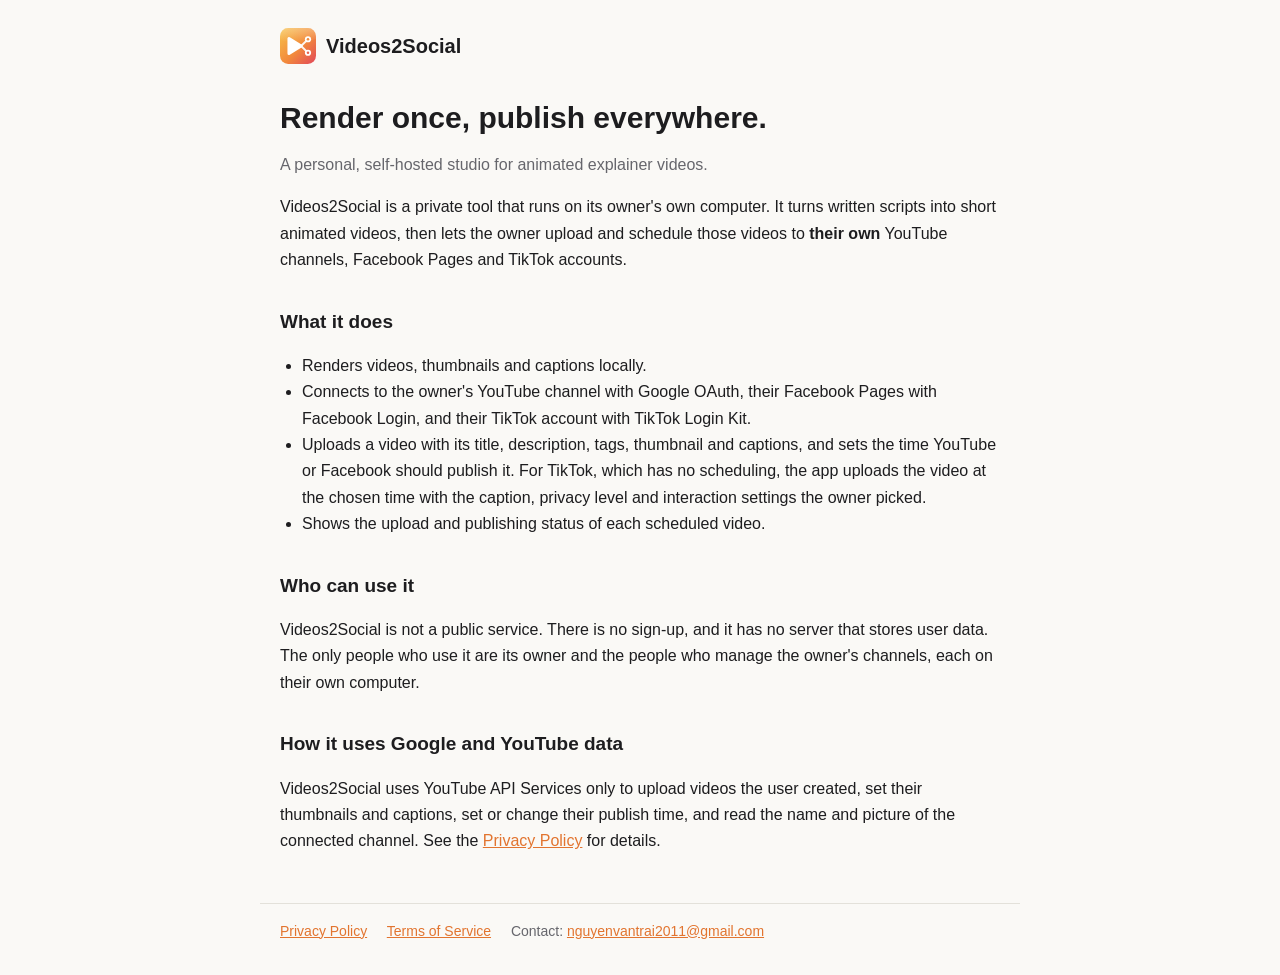
<file: index.html>
<!doctype html>
<html lang="en">
<head>
  <meta charset="utf-8">
  <meta name="viewport" content="width=device-width, initial-scale=1">
  <title>Videos2Social</title>
  <meta name="description" content="Videos2Social is a personal, self-hosted tool that renders animated videos and schedules them to the owner's own YouTube channels, Facebook Pages and TikTok accounts.">
  <link rel="icon" href="logo.svg" type="image/svg+xml">
  <link rel="stylesheet" href="style.css">
</head>
<body>
  <header><a href="./"><img src="logo.svg" alt="">Videos2Social</a></header>
  <main>
    <h1>Render once, publish everywhere.</h1>
    <p class="muted">A personal, self-hosted studio for animated explainer videos.</p>

    <p>Videos2Social is a private tool that runs on its owner's own computer. It turns written scripts into short
      animated videos, then lets the owner upload and schedule those videos to <strong>their own</strong> YouTube
      channels, Facebook Pages and TikTok accounts.</p>

    <h2>What it does</h2>
    <ul>
      <li>Renders videos, thumbnails and captions locally.</li>
      <li>Connects to the owner's YouTube channel with Google OAuth, their Facebook Pages with Facebook Login, and their TikTok account with TikTok Login Kit.</li>
      <li>Uploads a video with its title, description, tags, thumbnail and captions, and sets the time YouTube or
        Facebook should publish it. For TikTok, which has no scheduling, the app uploads the video at the chosen time
        with the caption, privacy level and interaction settings the owner picked.</li>
      <li>Shows the upload and publishing status of each scheduled video.</li>
    </ul>

    <h2>Who can use it</h2>
    <p>Videos2Social is not a public service. There is no sign-up, and it has no server that stores user data.
      The only people who use it are its owner and the people who manage the owner's channels, each on their own computer.</p>

    <h2>How it uses Google and YouTube data</h2>
    <p>Videos2Social uses YouTube API Services only to upload videos the user created, set their thumbnails and
      captions, set or change their publish time, and read the name and picture of the connected channel.
      See the <a href="privacy.html">Privacy Policy</a> for details.</p>
  </main>
  <footer>
    <a href="privacy.html">Privacy Policy</a>
    <a href="terms.html">Terms of Service</a>
    <span>Contact: <a href="mailto:nguyenvantrai2011@gmail.com">nguyenvantrai2011@gmail.com</a></span>
  </footer>
</body>
</html>
</file>
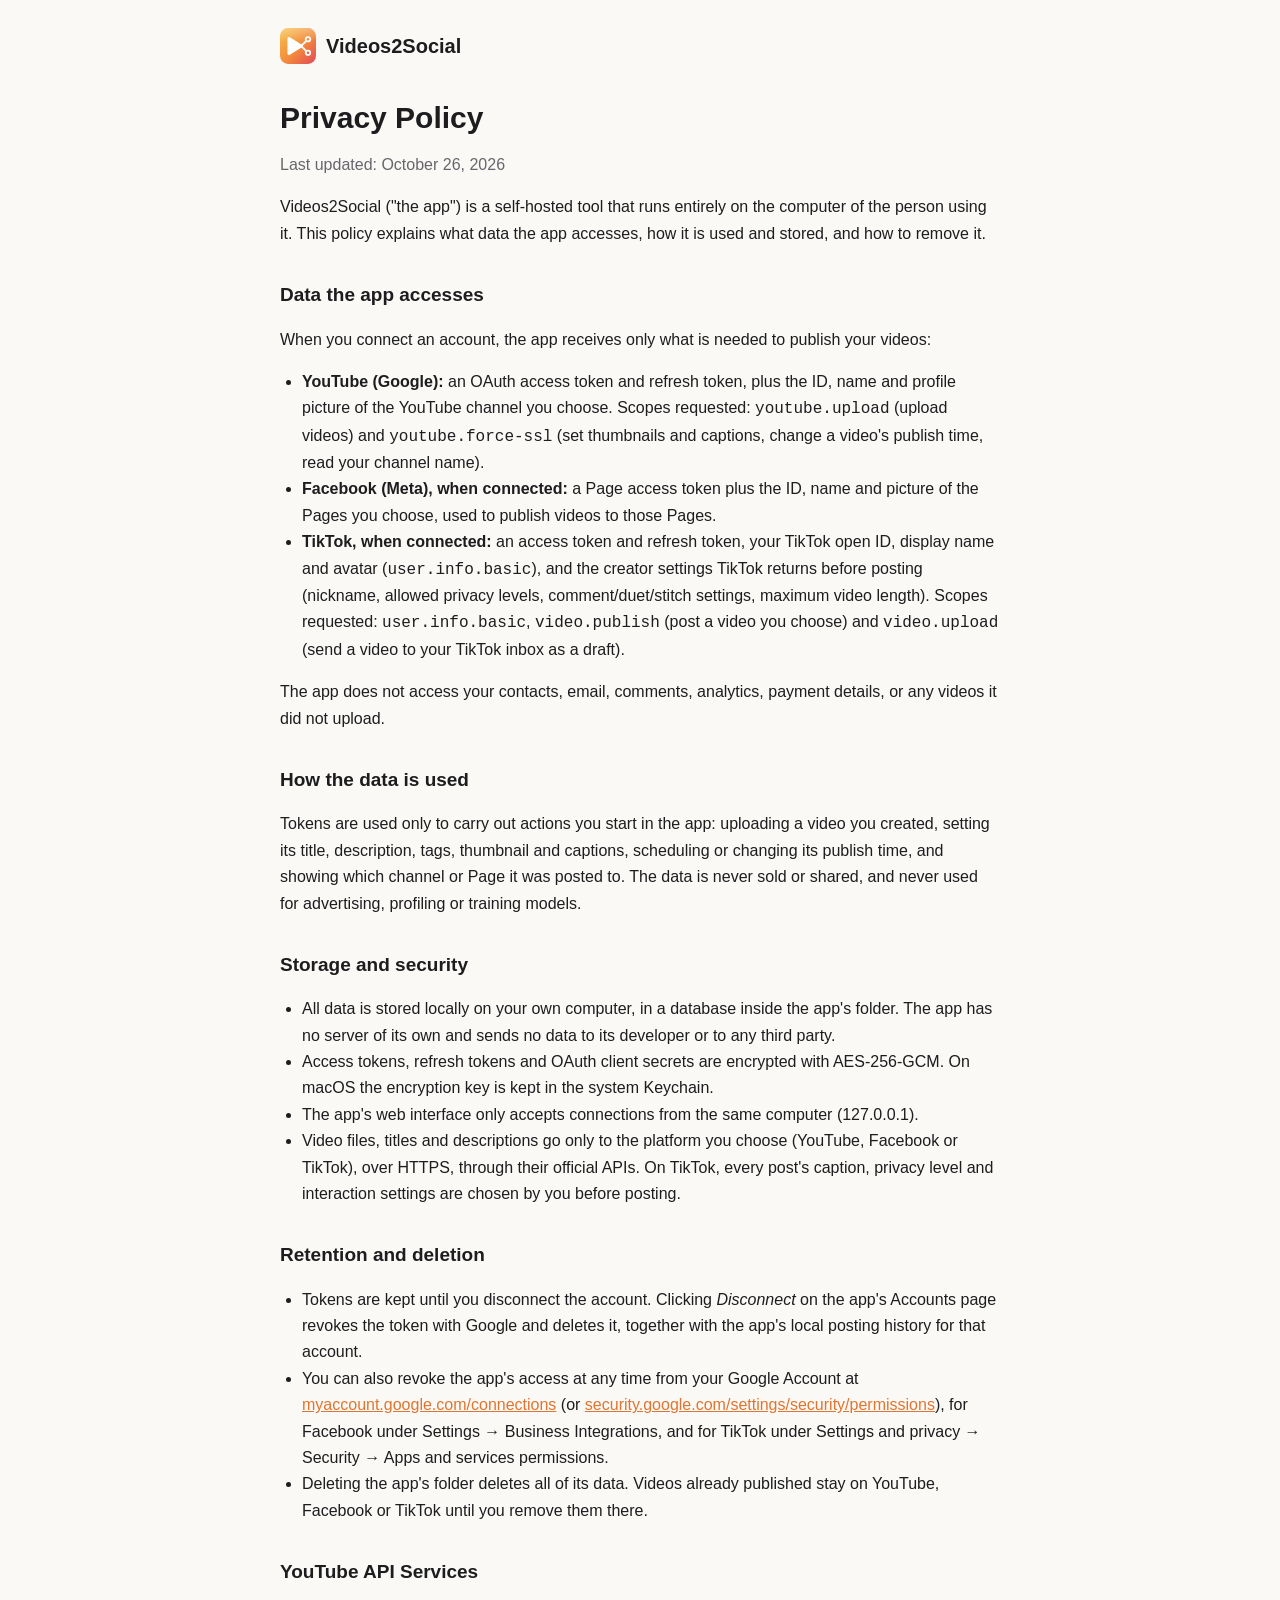
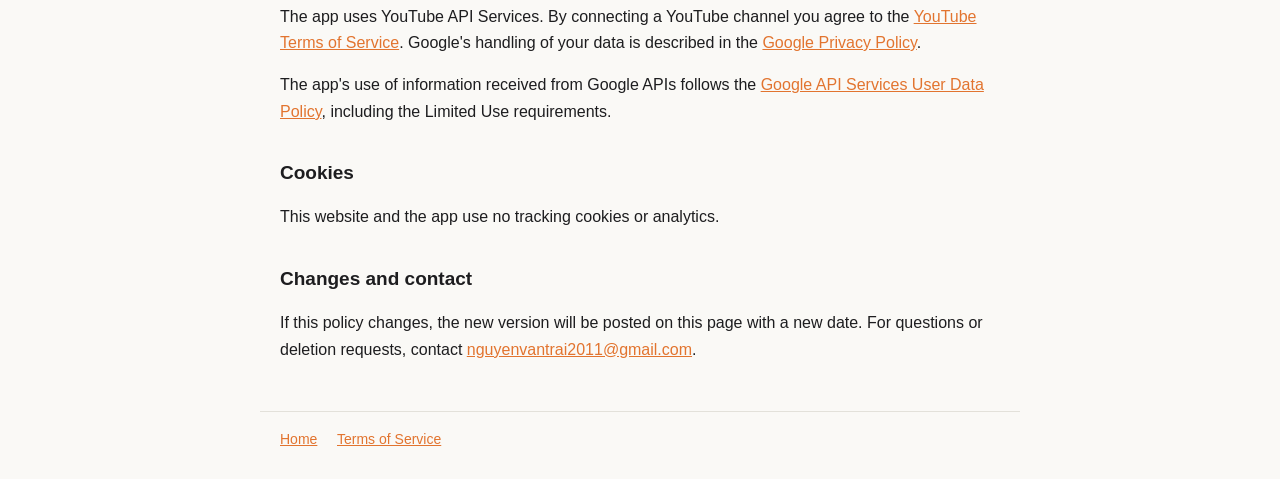
<file: privacy.html>
<!doctype html>
<html lang="en">
<head>
  <meta charset="utf-8">
  <meta name="viewport" content="width=device-width, initial-scale=1">
  <title>Privacy Policy · Videos2Social</title>
  <link rel="icon" href="logo.svg" type="image/svg+xml">
  <link rel="stylesheet" href="style.css">
</head>
<body>
  <header><a href="./"><img src="logo.svg" alt="">Videos2Social</a></header>
  <main>
    <h1>Privacy Policy</h1>
    <p class="muted">Last updated: October 26, 2026</p>

    <p>Videos2Social ("the app") is a self-hosted tool that runs entirely on the computer of the person using it.
      This policy explains what data the app accesses, how it is used and stored, and how to remove it.</p>

    <h2>Data the app accesses</h2>
    <p>When you connect an account, the app receives only what is needed to publish your videos:</p>
    <ul>
      <li><strong>YouTube (Google):</strong> an OAuth access token and refresh token, plus the ID, name and profile
        picture of the YouTube channel you choose. Scopes requested: <code>youtube.upload</code> (upload videos) and
        <code>youtube.force-ssl</code> (set thumbnails and captions, change a video's publish time, read your channel name).</li>
      <li><strong>Facebook (Meta), when connected:</strong> a Page access token plus the ID, name and picture of the
        Pages you choose, used to publish videos to those Pages.</li>
      <li><strong>TikTok, when connected:</strong> an access token and refresh token, your TikTok open ID, display name
        and avatar (<code>user.info.basic</code>), and the creator settings TikTok returns before posting (nickname,
        allowed privacy levels, comment/duet/stitch settings, maximum video length). Scopes requested:
        <code>user.info.basic</code>, <code>video.publish</code> (post a video you choose) and <code>video.upload</code>
        (send a video to your TikTok inbox as a draft).</li>
    </ul>
    <p>The app does not access your contacts, email, comments, analytics, payment details, or any videos it did not upload.</p>

    <h2>How the data is used</h2>
    <p>Tokens are used only to carry out actions you start in the app: uploading a video you created, setting its
      title, description, tags, thumbnail and captions, scheduling or changing its publish time, and showing which
      channel or Page it was posted to. The data is never sold or shared, and never used for advertising, profiling
      or training models.</p>

    <h2>Storage and security</h2>
    <ul>
      <li>All data is stored locally on your own computer, in a database inside the app's folder. The app has no
        server of its own and sends no data to its developer or to any third party.</li>
      <li>Access tokens, refresh tokens and OAuth client secrets are encrypted with AES-256-GCM. On macOS the
        encryption key is kept in the system Keychain.</li>
      <li>The app's web interface only accepts connections from the same computer (127.0.0.1).</li>
      <li>Video files, titles and descriptions go only to the platform you choose (YouTube, Facebook or TikTok), over HTTPS,
        through their official APIs. On TikTok, every post's caption, privacy level and interaction settings are chosen by you before posting.</li>
    </ul>

    <h2>Retention and deletion</h2>
    <ul>
      <li>Tokens are kept until you disconnect the account. Clicking <em>Disconnect</em> on the app's Accounts page
        revokes the token with Google and deletes it, together with the app's local posting history for that account.</li>
      <li>You can also revoke the app's access at any time from your Google Account at
        <a href="https://myaccount.google.com/connections">myaccount.google.com/connections</a>
        (or <a href="https://security.google.com/settings/security/permissions">security.google.com/settings/security/permissions</a>),
        for Facebook under Settings → Business Integrations, and for TikTok under Settings and privacy → Security → Apps and services permissions.</li>
      <li>Deleting the app's folder deletes all of its data. Videos already published stay on YouTube, Facebook or TikTok
        until you remove them there.</li>
    </ul>

    <h2>YouTube API Services</h2>
    <p>The app uses YouTube API Services. By connecting a YouTube channel you agree to the
      <a href="https://www.youtube.com/t/terms">YouTube Terms of Service</a>. Google's handling of your data is described
      in the <a href="https://policies.google.com/privacy">Google Privacy Policy</a>.</p>
    <p>The app's use of information received from Google APIs follows the
      <a href="https://developers.google.com/terms/api-services-user-data-policy">Google API Services User Data Policy</a>,
      including the Limited Use requirements.</p>

    <h2>Cookies</h2>
    <p>This website and the app use no tracking cookies or analytics.</p>

    <h2>Changes and contact</h2>
    <p>If this policy changes, the new version will be posted on this page with a new date.
      For questions or deletion requests, contact <a href="mailto:nguyenvantrai2011@gmail.com">nguyenvantrai2011@gmail.com</a>.</p>
  </main>
  <footer>
    <a href="./">Home</a>
    <a href="terms.html">Terms of Service</a>
  </footer>
</body>
</html>
</file>
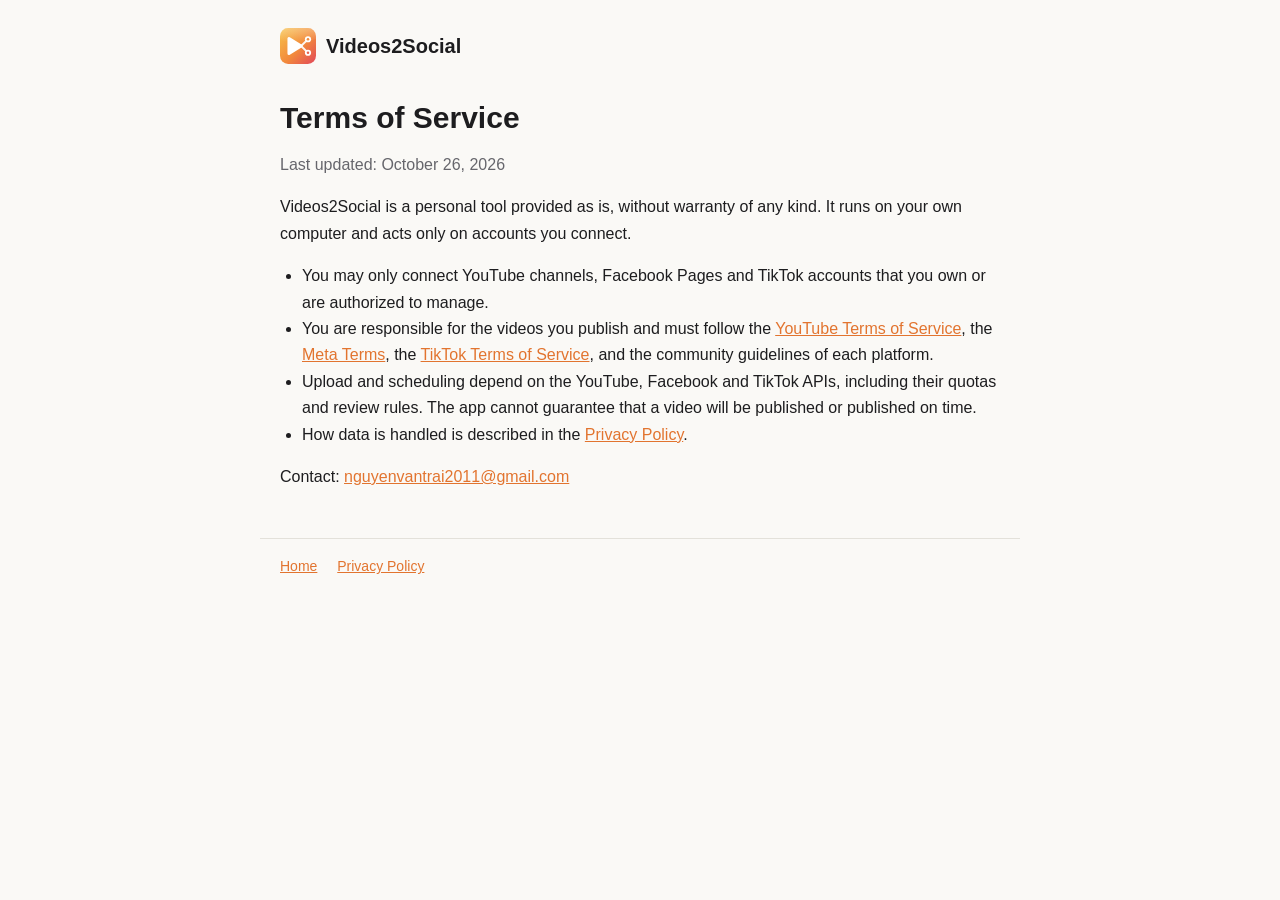
<file: terms.html>
<!doctype html>
<html lang="en">
<head>
  <meta charset="utf-8">
  <meta name="viewport" content="width=device-width, initial-scale=1">
  <title>Terms of Service · Videos2Social</title>
  <link rel="icon" href="logo.svg" type="image/svg+xml">
  <link rel="stylesheet" href="style.css">
</head>
<body>
  <header><a href="./"><img src="logo.svg" alt="">Videos2Social</a></header>
  <main>
    <h1>Terms of Service</h1>
    <p class="muted">Last updated: October 26, 2026</p>

    <p>Videos2Social is a personal tool provided as is, without warranty of any kind. It runs on your own computer
      and acts only on accounts you connect.</p>
    <ul>
      <li>You may only connect YouTube channels, Facebook Pages and TikTok accounts that you own or are authorized to manage.</li>
      <li>You are responsible for the videos you publish and must follow the
        <a href="https://www.youtube.com/t/terms">YouTube Terms of Service</a>, the
        <a href="https://www.facebook.com/terms">Meta Terms</a>, the
        <a href="https://www.tiktok.com/legal/page/global/terms-of-service/en">TikTok Terms of Service</a>, and the community guidelines of each platform.</li>
      <li>Upload and scheduling depend on the YouTube, Facebook and TikTok APIs, including their quotas and review rules.
        The app cannot guarantee that a video will be published or published on time.</li>
      <li>How data is handled is described in the <a href="privacy.html">Privacy Policy</a>.</li>
    </ul>
    <p>Contact: <a href="mailto:nguyenvantrai2011@gmail.com">nguyenvantrai2011@gmail.com</a></p>
  </main>
  <footer>
    <a href="./">Home</a>
    <a href="privacy.html">Privacy Policy</a>
  </footer>
</body>
</html>
</file>
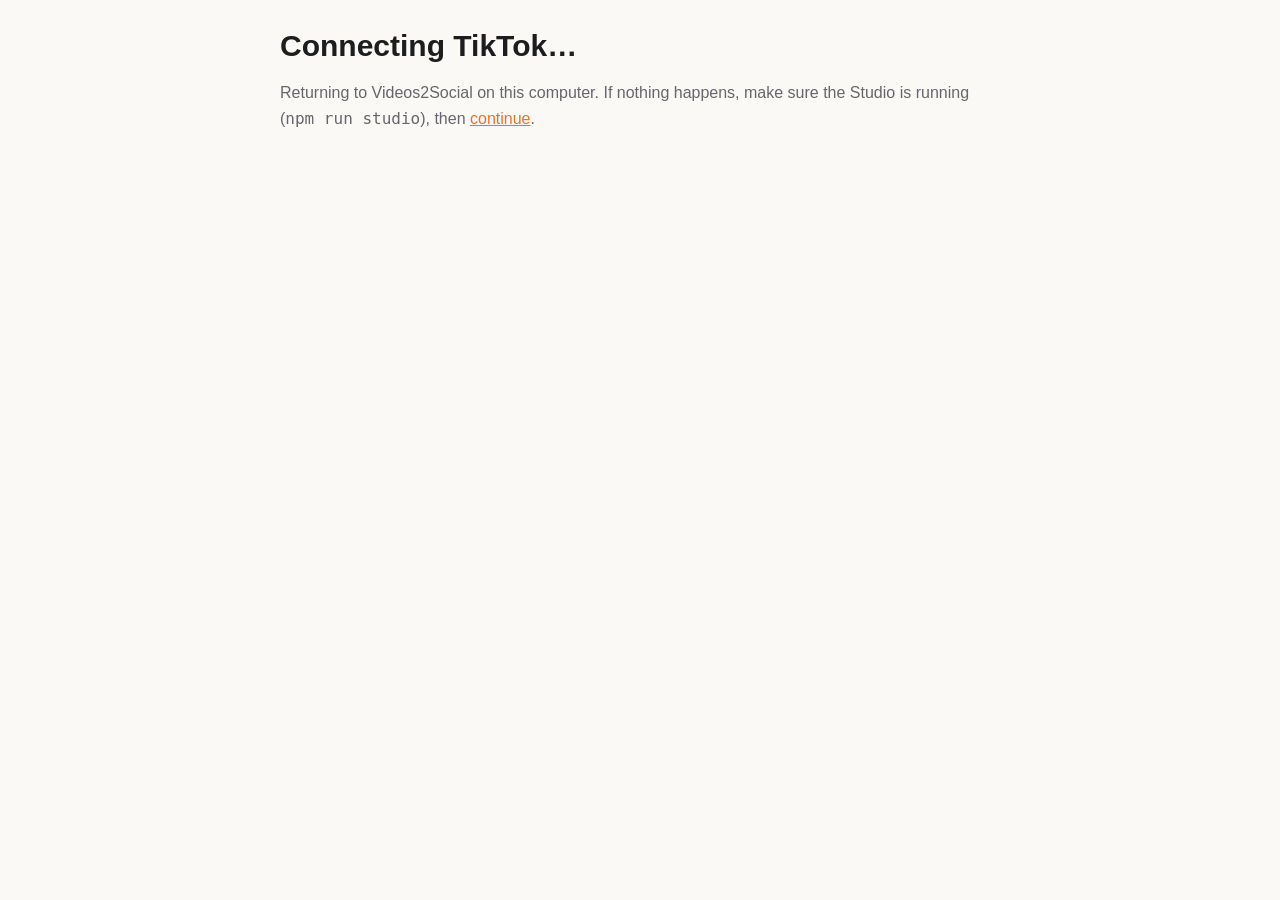
<file: tiktok-callback.html>
<!doctype html>
<html lang="en">
<head>
  <meta charset="utf-8">
  <meta name="viewport" content="width=device-width, initial-scale=1">
  <meta name="referrer" content="no-referrer">
  <title>Connecting TikTok · Videos2Social</title>
  <link rel="stylesheet" href="style.css">
</head>
<body>
  <main>
    <h1>Connecting TikTok…</h1>
    <p class="muted">Returning to Videos2Social on this computer. If nothing happens, make sure the Studio is running
      (<code>npm run studio</code>), then <a id="link" href="#">continue</a>.</p>
  </main>
  <script>
    // TikTok only redirects to https pages. This page hands the one-time code to the Studio running on localhost;
    // nothing is stored or sent anywhere else.
    var target = 'http://localhost:4000/oauth/tiktok/callback' + location.search;
    document.getElementById('link').href = target;
    if (/[?&](code|error)=/.test(location.search)) location.replace(target);
  </script>
</body>
</html>
</file>
<file: style.css>
:root { --bg: #faf9f6; --text: #1d1d1f; --muted: #66666c; --line: #e3e1da; --accent: #e2742f; color-scheme: light; }
@media (prefers-color-scheme: dark) {
  :root { --bg: #111216; --text: #ecebe7; --muted: #9a9ca5; --line: #2e323c; --accent: #f5a04a; color-scheme: dark; }
}
* { box-sizing: border-box; }
body { margin: 0; background: var(--bg); color: var(--text); font: 16px/1.65 -apple-system, BlinkMacSystemFont, "Segoe UI", Roboto, sans-serif; }
main, header, footer { max-width: 760px; margin: 0 auto; padding: 0 20px; }
header { display: flex; align-items: center; gap: 12px; padding-top: 28px; padding-bottom: 8px; }
header a { color: inherit; text-decoration: none; font-weight: 800; font-size: 20px; display: flex; align-items: center; gap: 10px; }
header img { width: 36px; height: 36px; }
h1 { font-size: 30px; line-height: 1.2; margin: 28px 0 8px; }
h2 { font-size: 19px; margin: 32px 0 8px; }
a { color: var(--accent); }
.muted { color: var(--muted); }
ul { padding-left: 22px; }
footer { border-top: 1px solid var(--line); margin-top: 48px; padding-top: 16px; padding-bottom: 32px; font-size: 14px; color: var(--muted); }
footer a { margin-right: 16px; }
</file>
